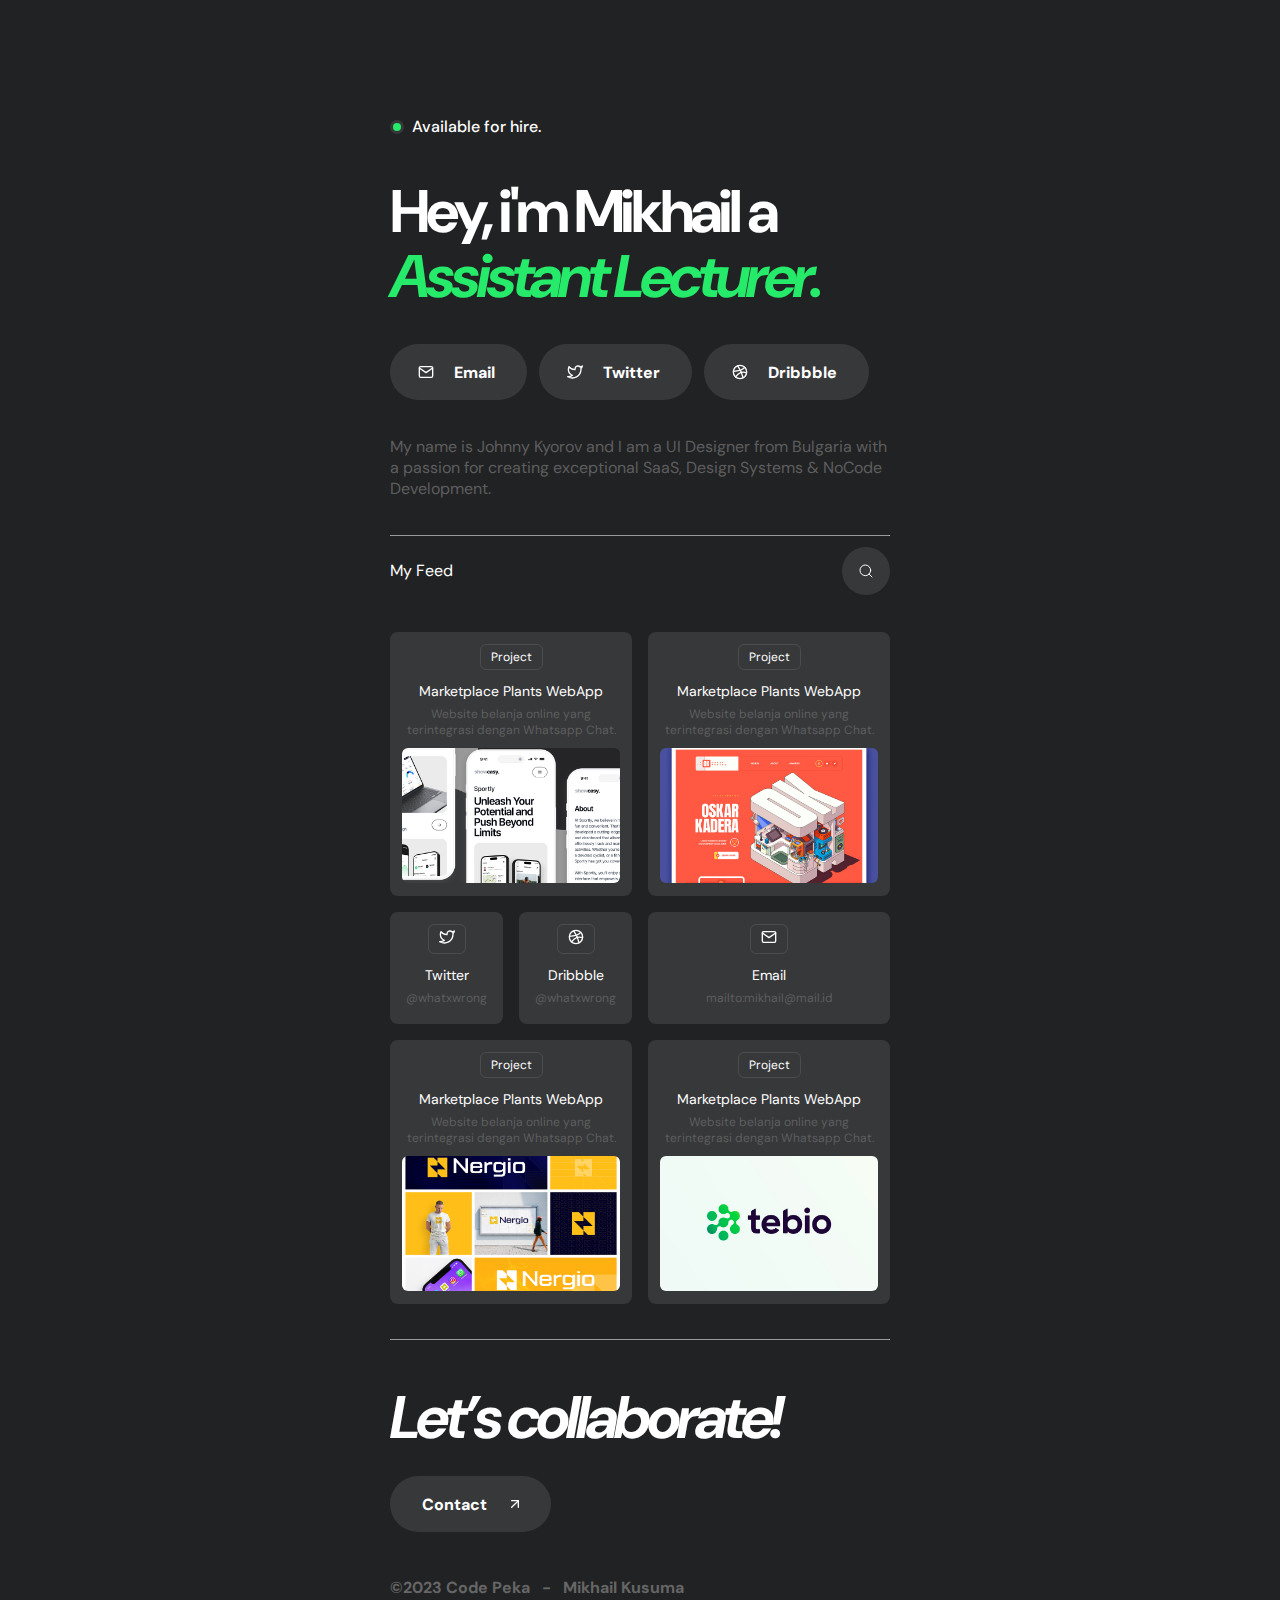
<file: index.html>
<!DOCTYPE html>
<html lang="en">

<head>
    <meta charset="UTF-8">
    <meta name="viewport" content="width=device-width, initial-scale=1.0">
    <title>Portfolio Mike</title>
    <link href="https://fonts.googleapis.com/css2?family=DM+Sans" rel="stylesheet">
    <link rel="stylesheet" href="assets/css/style.css">
</head>

<body>
    <!-- Container Body -->
    <div class="lg-container mt-100">
        <!-- alert  -->
        <div class="header-alert">
            <div class="bg-point">
                <div class="point"></div>
            </div>
            <p class="header-alert-text">Available for hire.</p>
        </div>

        <div class="title">
            <h1>Hey, i'm Mikhail a <i class="color-secondary">Assistant Lecturer.</i></h1>
        </div>

        <!-- Button Social Media -->
        <div class="row mt-35">
            <!-- btn email -->
            <a href="mailto:mikhail@mail.com" class="btn btn-md">
                <div class="icon">
                    <svg viewBox="0 0 24 24" width="16" height="16" stroke="currentColor" stroke-width="2" fill="none"
                        stroke-linecap="round" stroke-linejoin="round" class="css-i6dzq1">
                        <path d="M4 4h16c1.1 0 2 .9 2 2v12c0 1.1-.9 2-2 2H4c-1.1 0-2-.9-2-2V6c0-1.1.9-2 2-2z"></path>
                        <polyline points="22,6 12,13 2,6"></polyline>
                    </svg>
                </div>
                <span class="btn-text">Email</span>
            </a>

            <!-- btn twitter -->
            <a href="https://twitter.com/whatxwrong" class="btn">
                <div class="icon">
                    <svg viewBox="0 0 24 24" width="16" height="16" stroke="currentColor" stroke-width="2" fill="none"
                        stroke-linecap="round" stroke-linejoin="round" class="css-i6dzq1">
                        <path
                            d="M23 3a10.9 10.9 0 0 1-3.14 1.53 4.48 4.48 0 0 0-7.86 3v1A10.66 10.66 0 0 1 3 4s-4 9 5 13a11.64 11.64 0 0 1-7 2c9 5 20 0 20-11.5a4.5 4.5 0 0 0-.08-.83A7.72 7.72 0 0 0 23 3z">
                        </path>
                    </svg>
                </div>
                <span class="btn-text">Twitter</span>
            </a>

            <!-- btn dribbble -->
            <a href="https://dribbble.com/whatxwrong" class="btn btn-md">
                <div class="icon">
                    <svg viewBox="0 0 24 24" width="16" height="16" stroke="currentColor" stroke-width="2" fill="none"
                        stroke-linecap="round" stroke-linejoin="round" class="css-i6dzq1">
                        <circle cx="12" cy="12" r="10"></circle>
                        <path
                            d="M8.56 2.75c4.37 6.03 6.02 9.42 8.03 17.72m2.54-15.38c-3.72 4.35-8.94 5.66-16.88 5.85m19.5 1.9c-3.5-.93-6.63-.82-8.94 0-2.58.92-5.01 2.86-7.44 6.32">
                        </path>
                    </svg>
                </div>
                <span class="btn-text">Dribbble</span>
            </a>
        </div>

        <!-- Description -->
        <div class="row mx-md">
            <p class="description">My name is Johnny Kyorov and I am a UI Designer from Bulgaria with a passion for
                creating exceptional SaaS, Design Systems & NoCode Development.</p>
        </div>

        <hr> <!-- make line -->

        <div>
            <!-- Header Feed -->
            <div class="row vertical-center">
                <p>My Feed</p>
                <a href="#feed" class="btn-search ml-auto">
                    <svg viewBox="0 0 24 24" width="16" height="16" stroke="currentColor" stroke-width="1.5" fill="none"
                        stroke-linecap="round" stroke-linejoin="round" class="css-i6dzq1">
                        <circle cx="11" cy="11" r="8"></circle>
                        <line x1="21" y1="21" x2="16.65" y2="16.65"></line>
                    </svg>
                </a>
            </div>

            <!-- Cards -->
            <div class="mt-35 card-row" id="feed">

                <!-- Card Olshop Plants -->
                <div class="card">
                    <div class="card-header">
                        <div class="badge">Project</div>
                    </div>
                    <div class="card-body">
                        <div class="title">
                            Marketplace Plants WebApp
                        </div>
                        <div class="description">
                            Website belanja online yang terintegrasi dengan Whatsapp Chat.
                        </div>
                        <img src="assets/images/showcasy.png" alt="">
                    </div>
                </div>

                <!-- Card -->
                <div class="card">
                    <div class="card-header">
                        <div class="badge">Project</div>
                    </div>
                    <div class="card-body">
                        <div class="title">
                            Marketplace Plants WebApp
                        </div>
                        <div class="description">
                            Website belanja online yang terintegrasi dengan Whatsapp Chat.
                        </div>
                        <img src="assets/images/red.jpg" alt="">
                    </div>
                </div>

                <div class="card-row-mini">
                    <!-- Card -->
                    <div class="card">
                        <div class="card-header">
                            <div class="badge">
                                <svg viewBox="0 0 24 24" width="16" height="16" stroke="currentColor" stroke-width="2"
                                    fill="none" stroke-linecap="round" stroke-linejoin="round" class="css-i6dzq1">
                                    <path
                                        d="M23 3a10.9 10.9 0 0 1-3.14 1.53 4.48 4.48 0 0 0-7.86 3v1A10.66 10.66 0 0 1 3 4s-4 9 5 13a11.64 11.64 0 0 1-7 2c9 5 20 0 20-11.5a4.5 4.5 0 0 0-.08-.83A7.72 7.72 0 0 0 23 3z">
                                    </path>
                                </svg>
                            </div>
                        </div>
                        <div class="card-body">
                            <div class="title">
                                Twitter
                            </div>
                            <div class="description">
                                @whatxwrong
                            </div>
                        </div>
                    </div>

                    <!-- Card -->
                    <div class="card">
                        <div class="card-header">
                            <div class="badge">
                                <svg viewBox="0 0 24 24" width="16" height="16" stroke="currentColor" stroke-width="2"
                                    fill="none" stroke-linecap="round" stroke-linejoin="round" class="css-i6dzq1">
                                    <circle cx="12" cy="12" r="10"></circle>
                                    <path
                                        d="M8.56 2.75c4.37 6.03 6.02 9.42 8.03 17.72m2.54-15.38c-3.72 4.35-8.94 5.66-16.88 5.85m19.5 1.9c-3.5-.93-6.63-.82-8.94 0-2.58.92-5.01 2.86-7.44 6.32">
                                    </path>
                                </svg>
                            </div>
                        </div>
                        <div class="card-body">
                            <div class="title">
                                Dribbble
                            </div>
                            <div class="description">
                                @whatxwrong
                            </div>
                        </div>
                    </div>
                </div>

                <!-- Card -->
                <div class="card">
                    <div class="card-header">
                        <div class="badge">
                            <svg viewBox="0 0 24 24" width="16" height="16" stroke="currentColor" stroke-width="2"
                                fill="none" stroke-linecap="round" stroke-linejoin="round" class="css-i6dzq1">
                                <path d="M4 4h16c1.1 0 2 .9 2 2v12c0 1.1-.9 2-2 2H4c-1.1 0-2-.9-2-2V6c0-1.1.9-2 2-2z">
                                </path>
                                <polyline points="22,6 12,13 2,6"></polyline>
                            </svg>
                        </div>
                    </div>
                    <div class="card-body">
                        <div class="title">
                            Email
                        </div>
                        <div class="description">
                            mailto:mikhail@mail.id
                        </div>
                    </div>
                </div>

                <!-- Card -->
                <div class="card">
                    <div class="card-header">
                        <div class="badge">Project</div>
                    </div>
                    <div class="card-body">
                        <div class="title">
                            Marketplace Plants WebApp
                        </div>
                        <div class="description">
                            Website belanja online yang terintegrasi dengan Whatsapp Chat.
                        </div>
                        <img src="assets/images/energy.png" alt="">
                    </div>
                </div>

                <!-- Card -->
                <div class="card">
                    <div class="card-header">
                        <div class="badge">Project</div>
                    </div>
                    <div class="card-body">
                        <div class="title">
                            Marketplace Plants WebApp
                        </div>
                        <div class="description">
                            Website belanja online yang terintegrasi dengan Whatsapp Chat.
                        </div>
                        <img src="assets/images/tebio.jpg" alt="">
                    </div>
                </div>
            </div>
        </div>

        <hr class="mt-35"> <!-- make line -->

        <div class="mx-lg">
            <div class="title">
                <h1><i>Let’s collaborate!</i></h1>
            </div>

            <div class="row">
                <!-- btn email -->
                <a href="#" class="btn btn-md">
                    <span class="btn-text">Contact</span>
                    <div class="icon">
                        <svg viewBox="0 0 24 24" width="16" height="16" stroke="currentColor" stroke-width="2"
                            fill="none" stroke-linecap="round" stroke-linejoin="round" class="css-i6dzq1">
                            <line x1="7" y1="17" x2="17" y2="7"></line>
                            <polyline points="7 7 17 7 17 17"></polyline>
                        </svg>
                    </div>
                </a>
            </div>
        </div>

        <div class="footer row">
            <div class="copyright">
                <b>&copy;2023 Code Peka &nbsp; - &nbsp; Mikhail Kusuma</b>
            </div>
        </div>

    </div>


    <!-- <h1>Hey, I’m Johnny a UI designer.</h1>
    <h1>Hey, I'm Mikhail a Web Designer</h1> -->
</body>

</html>
</file>
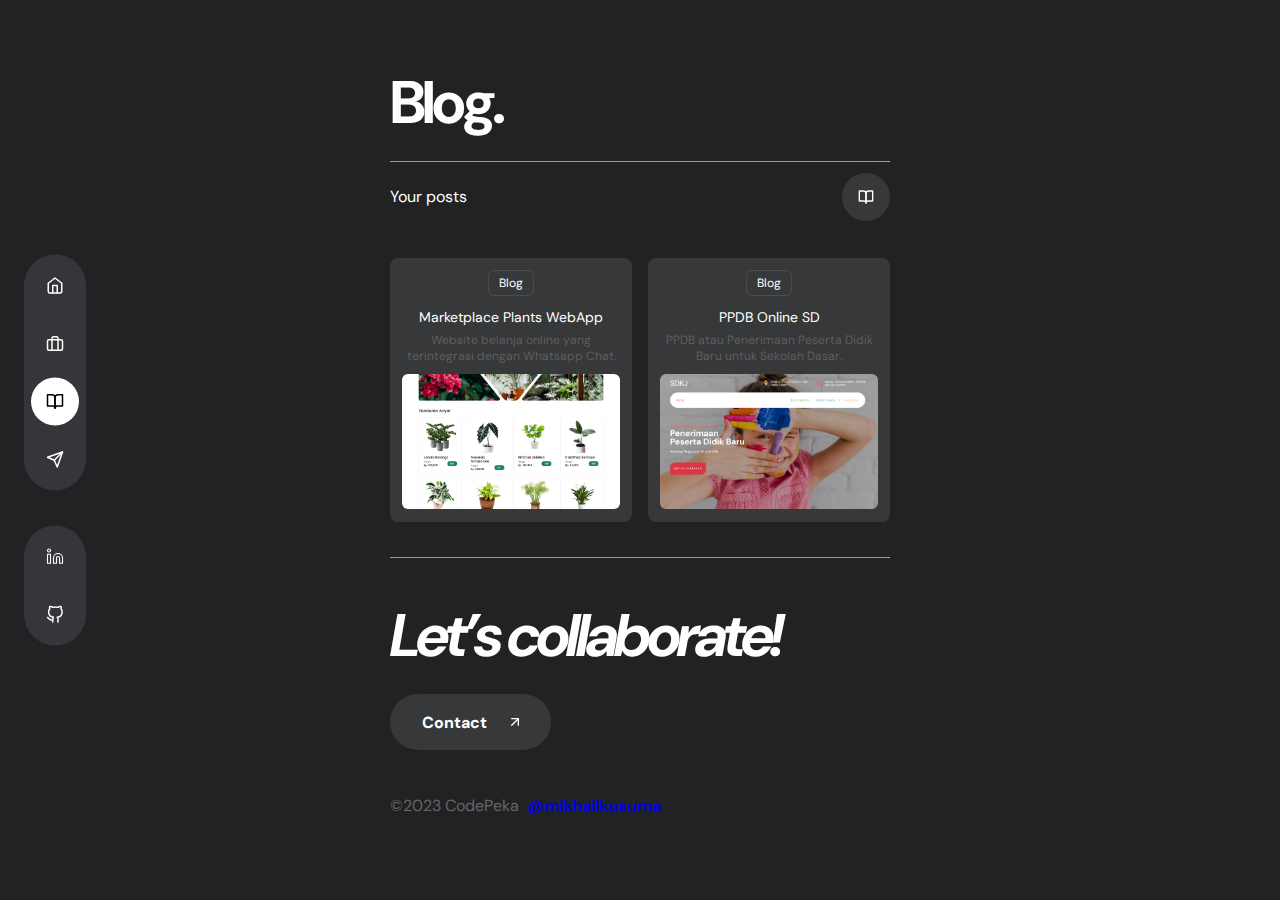
<file: blogs.html>
<!DOCTYPE html>
<html lang="en">

<head>
    <meta charset="UTF-8">
    <meta name="viewport" content="width=device-width, initial-scale=1.0">
    <title>Portfolio Mike</title>
    <link href="https://fonts.googleapis.com/css2?family=DM+Sans" rel="stylesheet">
    <link rel="stylesheet" href="assets/css/style.css">
</head>

<body>
    <!-- Navigation -->
    <div class="fixed">
        <!-- Navbar for  -->
        <div class="navbar">
            <a href="index.html" class="nav-link tooltip">
                <svg viewBox="0 0 24 24" width="18" height="18" stroke="currentColor" stroke-width="2" fill="none"
                    stroke-linecap="round" stroke-linejoin="round" class="css-i6dzq1">
                    <path d="M3 9l9-7 9 7v11a2 2 0 0 1-2 2H5a2 2 0 0 1-2-2z"></path>
                    <polyline points="9 22 9 12 15 12 15 22"></polyline>
                </svg>
                <span class="tooltip-text">Home</span>
            </a>
            <a href="projects.html" class="nav-link tooltip">
                <svg viewBox="0 0 24 24" width="18" height="18" stroke="currentColor" stroke-width="2" fill="none"
                    stroke-linecap="round" stroke-linejoin="round" class="css-i6dzq1">
                    <rect x="2" y="7" width="20" height="14" rx="2" ry="2"></rect>
                    <path d="M16 21V5a2 2 0 0 0-2-2h-4a2 2 0 0 0-2 2v16"></path>
                </svg>
                <span class="tooltip-text">Project</span>
            </a>
            <a href="" class="nav-link tooltip active">
                <svg viewBox="0 0 24 24" width="18" height="18" stroke="currentColor" stroke-width="2" fill="none"
                    stroke-linecap="round" stroke-linejoin="round" class="css-i6dzq1">
                    <path d="M2 3h6a4 4 0 0 1 4 4v14a3 3 0 0 0-3-3H2z"></path>
                    <path d="M22 3h-6a4 4 0 0 0-4 4v14a3 3 0 0 1 3-3h7z"></path>
                </svg>
                <span class="tooltip-text">Blog</span>
            </a>
            <a href="contacts.html" class="nav-link tooltip">
                <svg viewBox="0 0 24 24" width="18" height="18" stroke="currentColor" stroke-width="2" fill="none"
                    stroke-linecap="round" stroke-linejoin="round" class="css-i6dzq1">
                    <line x1="22" y1="2" x2="11" y2="13"></line>
                    <polygon points="22 2 15 22 11 13 2 9 22 2"></polygon>
                </svg>
                <span class="tooltip-text">Contact</span>
            </a>
        </div>

        <!-- Navbar for social media -->
        <div class="navbar mt-25">
            <a href="https://linkedin.com/in/mikhailkusuma" target="_blank" class="nav-link tooltip">
                <svg viewBox="0 0 24 24" width="18" height="18" stroke="currentColor" stroke-width="1.5" fill="none"
                    stroke-linecap="round" stroke-linejoin="round" class="css-i6dzq1">
                    <path d="M16 8a6 6 0 0 1 6 6v7h-4v-7a2 2 0 0 0-2-2 2 2 0 0 0-2 2v7h-4v-7a6 6 0 0 1 6-6z"></path>
                    <rect x="2" y="9" width="4" height="12"></rect>
                    <circle cx="4" cy="4" r="2"></circle>
                </svg>
                <span class="tooltip-text">Linkedin</span>
            </a>
            <a href="https://github.com/mikhailkusuma" target="_blank" class="nav-link tooltip">
                <svg viewBox="0 0 24 24" width="18" height="18" stroke="currentColor" stroke-width="2" fill="none"
                    stroke-linecap="round" stroke-linejoin="round" class="css-i6dzq1">
                    <path
                        d="M9 19c-5 1.5-5-2.5-7-3m14 6v-3.87a3.37 3.37 0 0 0-.94-2.61c3.14-.35 6.44-1.54 6.44-7A5.44 5.44 0 0 0 20 4.77 5.07 5.07 0 0 0 19.91 1S18.73.65 16 2.48a13.38 13.38 0 0 0-7 0C6.27.65 5.09 1 5.09 1A5.07 5.07 0 0 0 5 4.77a5.44 5.44 0 0 0-1.5 3.78c0 5.42 3.3 6.61 6.44 7A3.37 3.37 0 0 0 9 18.13V22">
                    </path>
                </svg>
                <span class="tooltip-text">Github</span>
            </a>
        </div>
    </div>

    <!-- Container Body -->
    <div class="lg-container mt-70">

        <div class="title">
            <h1>Blog.</h1>
        </div>

        <hr id="feed"> <!-- make line -->

        <div>
            <!-- Header Feed -->
            <div class="row vertical-center">
                <p>Your posts</p>
                <a href="#feed" class="btn-search ml-auto">
                    <svg viewBox="0 0 24 24" width="16" height="16" stroke="currentColor" stroke-width="2" fill="none"
                        stroke-linecap="round" stroke-linejoin="round" class="css-i6dzq1">
                        <path d="M2 3h6a4 4 0 0 1 4 4v14a3 3 0 0 0-3-3H2z"></path>
                        <path d="M22 3h-6a4 4 0 0 0-4 4v14a3 3 0 0 1 3-3h7z"></path>
                    </svg>
                </a>
            </div>

            <!-- Cards -->
            <div class="mt-35 card-row">

                <!-- Card Olshop Plants -->
                <div class="card">
                    <div class="card-header">
                        <div class="badge">Blog</div>
                    </div>
                    <div class="card-body">
                        <div class="title">
                            Marketplace Plants WebApp
                        </div>
                        <div class="description">
                            Website belanja online yang terintegrasi dengan Whatsapp Chat.
                        </div>
                        <img src="assets/images/project/olshop_plant.png" alt="Marketplace Plants Webapp - Code Peka">
                    </div>
                </div>

                <!-- Card -->
                <div class="card">
                    <div class="card-header">
                        <div class="badge">Blog</div>
                    </div>
                    <div class="card-body">
                        <div class="title">
                            PPDB Online SD
                        </div>
                        <div class="description">
                            PPDB atau Penerimaan Peserta Didik Baru untuk Sekolah Dasar.
                        </div>
                        <img src="assets/images/project/ppdb.png" alt="">
                    </div>
                </div>
            </div>
        </div>

        <hr class="mt-35"> <!-- make line -->

        <div class="mx-lg w-sm-center">
            <div class="title">
                <h1><i>Let’s collaborate!</i></h1>
            </div>

            <div class="row w-sm-center">
                <!-- btn email -->
                <a href="#" class="btn btn-md">
                    <span class="btn-text">Contact</span>
                    <div class="icon">
                        <svg viewBox="0 0 24 24" width="16" height="16" stroke="currentColor" stroke-width="2"
                            fill="none" stroke-linecap="round" stroke-linejoin="round" class="css-i6dzq1">
                            <line x1="7" y1="17" x2="17" y2="7"></line>
                            <polyline points="7 7 17 7 17 17"></polyline>
                        </svg>
                    </div>
                </a>
            </div>
        </div>

        <div class="footer row w-sm-center">
            <div class="copyright">
                &copy;2023 CodePeka &nbsp;
            </div>
            <b><a href="http://github.com/mikhailkusuma" class="link-none" target="_blank">@mikhailkusuma</a></b>
        </div>

    </div>


    <!-- <h1>Hey, I’m Johnny a UI designer. •</h1>
    <h1>Hey, I'm Mikhail a Web Designer</h1> -->
</body>

</html>
</file>
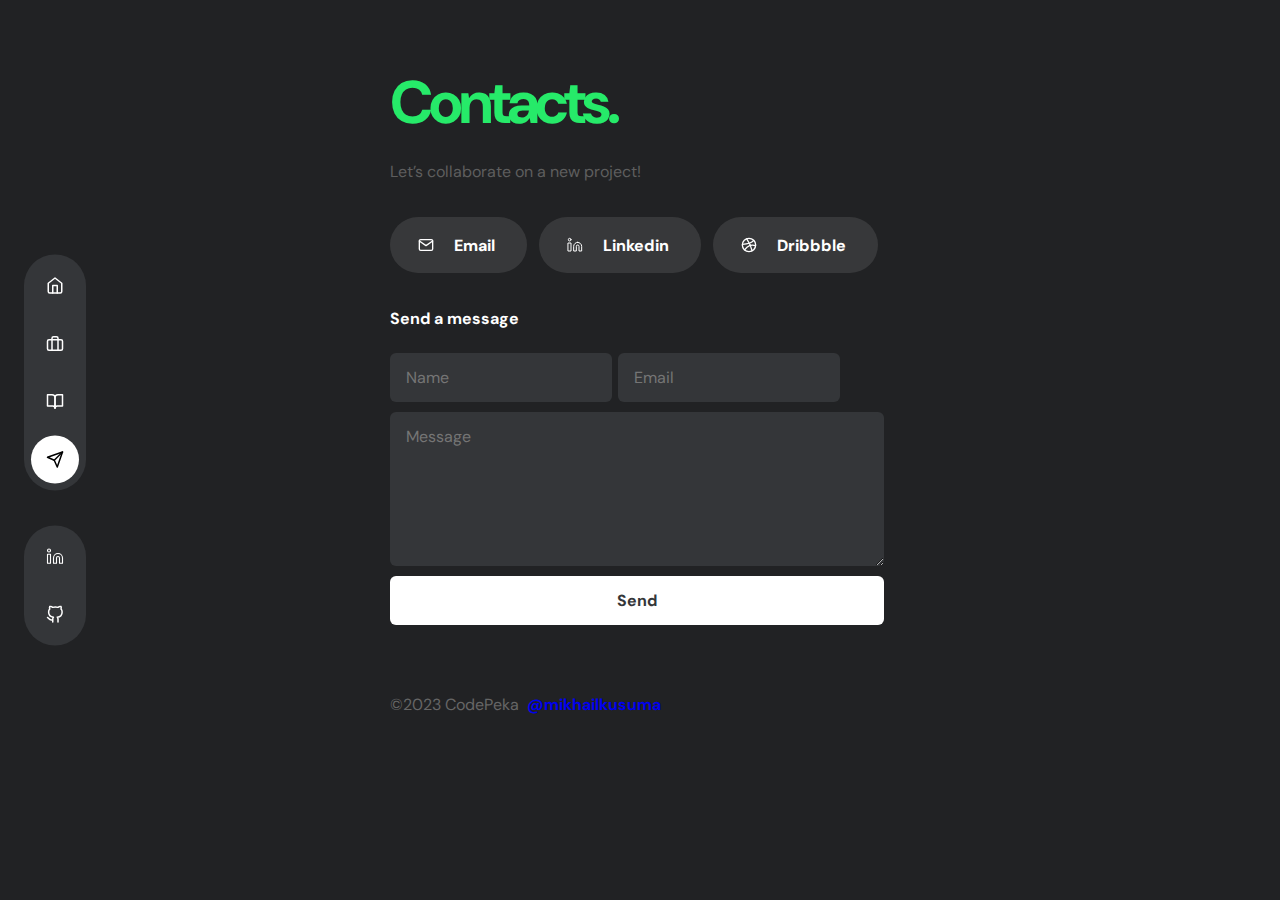
<file: contacts.html>
<!DOCTYPE html>
<html lang="en">

<head>
    <meta charset="UTF-8">
    <meta name="viewport" content="width=device-width, initial-scale=1.0">
    <title>Portfolio Mike</title>
    <link href="https://fonts.googleapis.com/css2?family=DM+Sans" rel="stylesheet">
    <link rel="stylesheet" href="assets/css/style.css">
</head>

<body>
    <!-- Navigation -->
    <div class="fixed">
        <!-- Navbar for  -->
        <div class="navbar">
            <a href="index.html" class="nav-link tooltip">
                <svg viewBox="0 0 24 24" width="18" height="18" stroke="currentColor" stroke-width="2" fill="none"
                    stroke-linecap="round" stroke-linejoin="round" class="css-i6dzq1">
                    <path d="M3 9l9-7 9 7v11a2 2 0 0 1-2 2H5a2 2 0 0 1-2-2z"></path>
                    <polyline points="9 22 9 12 15 12 15 22"></polyline>
                </svg>
                <span class="tooltip-text">Home</span>
            </a>
            <a href="projects.html" class="nav-link tooltip">
                <svg viewBox="0 0 24 24" width="18" height="18" stroke="currentColor" stroke-width="2" fill="none"
                    stroke-linecap="round" stroke-linejoin="round" class="css-i6dzq1">
                    <rect x="2" y="7" width="20" height="14" rx="2" ry="2"></rect>
                    <path d="M16 21V5a2 2 0 0 0-2-2h-4a2 2 0 0 0-2 2v16"></path>
                </svg>
                <span class="tooltip-text">Project</span>
            </a>
            <a href="blogs.html" class="nav-link tooltip">
                <svg viewBox="0 0 24 24" width="18" height="18" stroke="currentColor" stroke-width="2" fill="none"
                    stroke-linecap="round" stroke-linejoin="round" class="css-i6dzq1">
                    <path d="M2 3h6a4 4 0 0 1 4 4v14a3 3 0 0 0-3-3H2z"></path>
                    <path d="M22 3h-6a4 4 0 0 0-4 4v14a3 3 0 0 1 3-3h7z"></path>
                </svg>
                <span class="tooltip-text">Blog</span>
            </a>
            <a href="" class="nav-link tooltip active">
                <svg viewBox="0 0 24 24" width="18" height="18" stroke="currentColor" stroke-width="2" fill="none"
                    stroke-linecap="round" stroke-linejoin="round" class="css-i6dzq1">
                    <line x1="22" y1="2" x2="11" y2="13"></line>
                    <polygon points="22 2 15 22 11 13 2 9 22 2"></polygon>
                </svg>
                <span class="tooltip-text">Contact</span>
            </a>
        </div>

        <!-- Navbar for social media -->
        <div class="navbar mt-25">
            <a href="https://linkedin.com/in/mikhailkusuma" target="_blank" class="nav-link tooltip">
                <svg viewBox="0 0 24 24" width="18" height="18" stroke="currentColor" stroke-width="1.5" fill="none"
                    stroke-linecap="round" stroke-linejoin="round" class="css-i6dzq1">
                    <path d="M16 8a6 6 0 0 1 6 6v7h-4v-7a2 2 0 0 0-2-2 2 2 0 0 0-2 2v7h-4v-7a6 6 0 0 1 6-6z"></path>
                    <rect x="2" y="9" width="4" height="12"></rect>
                    <circle cx="4" cy="4" r="2"></circle>
                </svg>
                <span class="tooltip-text">Linkedin</span>
            </a>
            <a href="https://github.com/mikhailkusuma" target="_blank" class="nav-link tooltip">
                <svg viewBox="0 0 24 24" width="18" height="18" stroke="currentColor" stroke-width="2" fill="none"
                    stroke-linecap="round" stroke-linejoin="round" class="css-i6dzq1">
                    <path
                        d="M9 19c-5 1.5-5-2.5-7-3m14 6v-3.87a3.37 3.37 0 0 0-.94-2.61c3.14-.35 6.44-1.54 6.44-7A5.44 5.44 0 0 0 20 4.77 5.07 5.07 0 0 0 19.91 1S18.73.65 16 2.48a13.38 13.38 0 0 0-7 0C6.27.65 5.09 1 5.09 1A5.07 5.07 0 0 0 5 4.77a5.44 5.44 0 0 0-1.5 3.78c0 5.42 3.3 6.61 6.44 7A3.37 3.37 0 0 0 9 18.13V22">
                    </path>
                </svg>
                <span class="tooltip-text">Github</span>
            </a>
        </div>
    </div>

    <!-- Container Body -->
    <div class="lg-container mt-70">

        <div class="title">
            <h1 class="color-secondary">Contacts.</i></h1>
        </div>

        <!-- Description -->
        <p class="description text-justify">Let’s collaborate on a new project!</p>

        <!-- Button Social Media -->
        <div class="row mt-35">
            <!-- btn email -->
            <a href="mailto:mikhail@mail.com" class="btn btn-md">
                <div class="icon">
                    <svg viewBox="0 0 24 24" width="16" height="16" stroke="currentColor" stroke-width="2" fill="none"
                        stroke-linecap="round" stroke-linejoin="round" class="css-i6dzq1">
                        <path d="M4 4h16c1.1 0 2 .9 2 2v12c0 1.1-.9 2-2 2H4c-1.1 0-2-.9-2-2V6c0-1.1.9-2 2-2z"></path>
                        <polyline points="22,6 12,13 2,6"></polyline>
                    </svg>
                </div>
                <span class="btn-text">Email</span>
            </a>

            <!-- btn twitter -->
            <a href="https://linkedin.com/in/mikhailkusuma" target="_blank" class="btn">
                <div class="icon">
                    <svg viewBox="0 0 24 24" width="16" height="16" stroke="currentColor" stroke-width="1.5" fill="none"
                        stroke-linecap="round" stroke-linejoin="round" class="css-i6dzq1">
                        <path d="M16 8a6 6 0 0 1 6 6v7h-4v-7a2 2 0 0 0-2-2 2 2 0 0 0-2 2v7h-4v-7a6 6 0 0 1 6-6z"></path>
                        <rect x="2" y="9" width="4" height="12"></rect>
                        <circle cx="4" cy="4" r="2"></circle>
                    </svg>
                </div>
                <span class="btn-text">Linkedin</span>
            </a>

            <!-- btn dribbble -->
            <a href="https://dribbble.com/whatxwrong" target="_blank" class="btn btn-md">
                <div class="icon">
                    <svg viewBox="0 0 24 24" width="16" height="16" stroke="currentColor" stroke-width="2" fill="none"
                        stroke-linecap="round" stroke-linejoin="round" class="css-i6dzq1">
                        <circle cx="12" cy="12" r="10"></circle>
                        <path
                            d="M8.56 2.75c4.37 6.03 6.02 9.42 8.03 17.72m2.54-15.38c-3.72 4.35-8.94 5.66-16.88 5.85m19.5 1.9c-3.5-.93-6.63-.82-8.94 0-2.58.92-5.01 2.86-7.44 6.32">
                        </path>
                    </svg>
                </div>
                <span class="btn-text">Dribbble</span>
            </a>
        </div>

        <div class="mt-35">
            <!-- Header Feed -->
            <div class="row vertical-center">
                <b>Send a message</b>
            </div>

            <form method="get">
                <div class="form-data">
                    <div class="form-group">
                        <input type="text" name="name" id="name" class="form-control" placeholder="Name">
                        <input type="email" name="email" id="email" class="form-control" placeholder="Email">
                    </div>
                    <textarea name="message" id="message" class="form-control" rows="6"
                        placeholder="Message"></textarea>
                    <button class="btn-submit">Send</button>
                </div>
            </form>

        </div>

        <div class="footer row w-sm-center mt-25">
            <div class="copyright">
                &copy;2023 CodePeka
            </div>
            <div class="h-10">&nbsp;&nbsp;</div>
            <b><a href="http://github.com/mikhailkusuma" class="link-none" target="_blank">@mikhailkusuma</a></b>
        </div>

    </div>


    <!-- <h1>Hey, I’m Johnny a UI designer. •</h1>
    <h1>Hey, I'm Mikhail a Web Designer</h1> -->
</body>

</html>
</file>
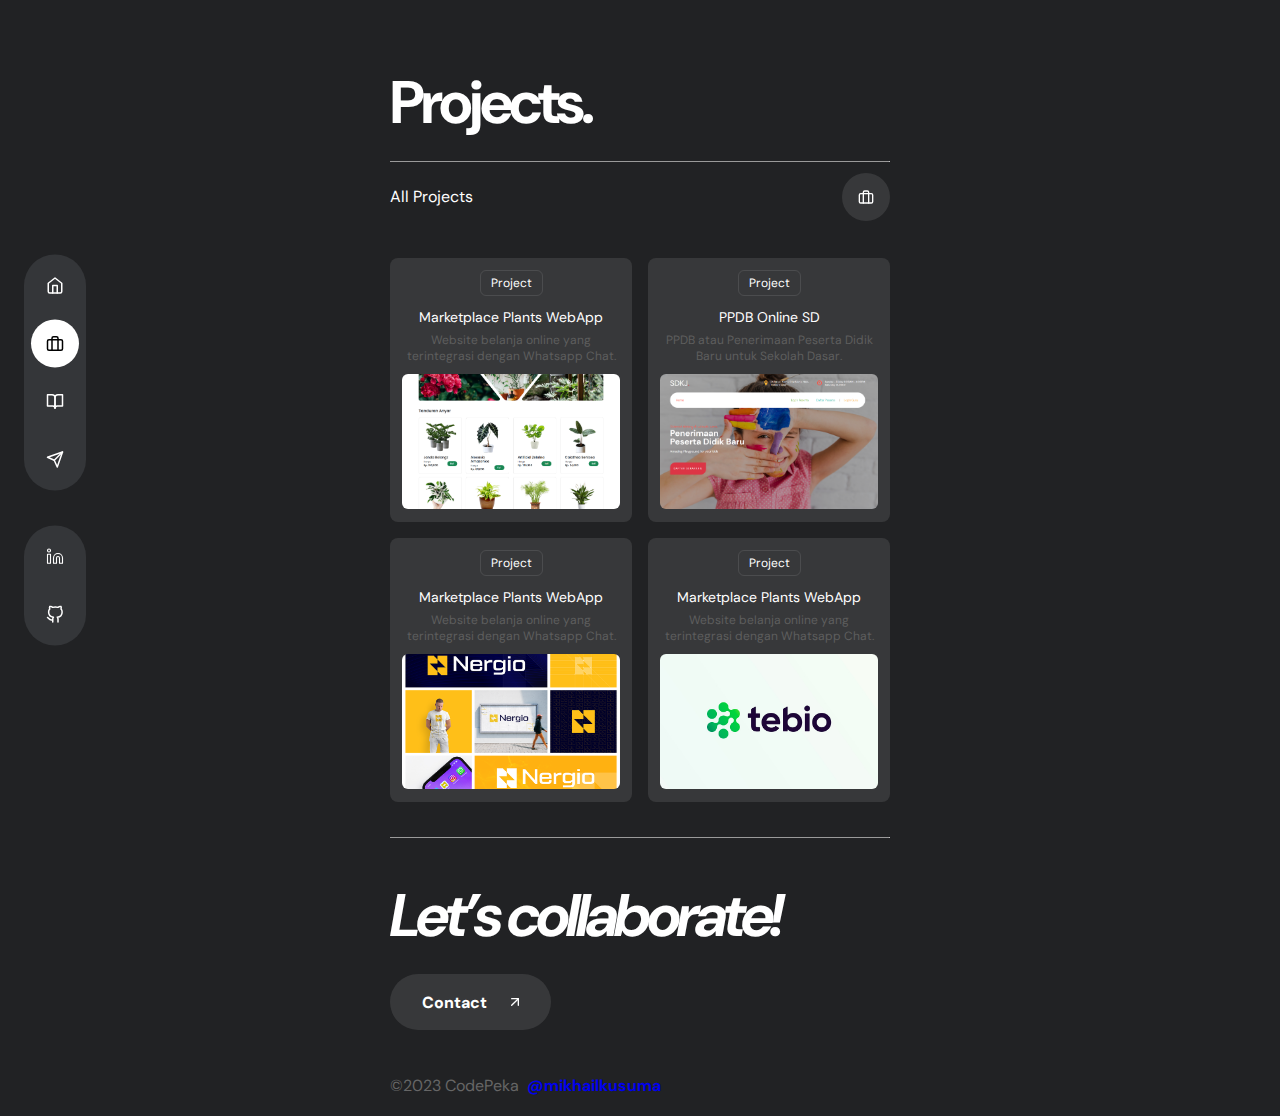
<file: projects.html>
<!DOCTYPE html>
<html lang="en">

<head>
    <meta charset="UTF-8">
    <meta name="viewport" content="width=device-width, initial-scale=1.0">
    <title>Portfolio Mike</title>
    <link href="https://fonts.googleapis.com/css2?family=DM+Sans" rel="stylesheet">
    <link rel="stylesheet" href="assets/css/style.css">
</head>

<body>
    <!-- Navigation -->
    <div class="fixed">
        <!-- Navbar for  -->
        <div class="navbar">
            <a href="index.html" class="nav-link tooltip">
                <svg viewBox="0 0 24 24" width="18" height="18" stroke="currentColor" stroke-width="2" fill="none"
                    stroke-linecap="round" stroke-linejoin="round" class="css-i6dzq1">
                    <path d="M3 9l9-7 9 7v11a2 2 0 0 1-2 2H5a2 2 0 0 1-2-2z"></path>
                    <polyline points="9 22 9 12 15 12 15 22"></polyline>
                </svg>
                <span class="tooltip-text">Home</span>
            </a>
            <a href="" class="nav-link tooltip active">
                <svg viewBox="0 0 24 24" width="18" height="18" stroke="currentColor" stroke-width="2" fill="none"
                    stroke-linecap="round" stroke-linejoin="round" class="css-i6dzq1">
                    <rect x="2" y="7" width="20" height="14" rx="2" ry="2"></rect>
                    <path d="M16 21V5a2 2 0 0 0-2-2h-4a2 2 0 0 0-2 2v16"></path>
                </svg>
                <span class="tooltip-text">Project</span>
            </a>
            <a href="blogs.html" class="nav-link tooltip">
                <svg viewBox="0 0 24 24" width="18" height="18" stroke="currentColor" stroke-width="2" fill="none"
                    stroke-linecap="round" stroke-linejoin="round" class="css-i6dzq1">
                    <path d="M2 3h6a4 4 0 0 1 4 4v14a3 3 0 0 0-3-3H2z"></path>
                    <path d="M22 3h-6a4 4 0 0 0-4 4v14a3 3 0 0 1 3-3h7z"></path>
                </svg>
                <span class="tooltip-text">Blog</span>
            </a>
            <a href="contacts.html" class="nav-link tooltip">
                <svg viewBox="0 0 24 24" width="18" height="18" stroke="currentColor" stroke-width="2" fill="none"
                    stroke-linecap="round" stroke-linejoin="round" class="css-i6dzq1">
                    <line x1="22" y1="2" x2="11" y2="13"></line>
                    <polygon points="22 2 15 22 11 13 2 9 22 2"></polygon>
                </svg>
                <span class="tooltip-text">Contact</span>
            </a>
        </div>

        <!-- Navbar for social media -->
        <div class="navbar mt-25">
            <a href="https://linkedin.com/in/mikhailkusuma" target="_blank" class="nav-link tooltip">
                <svg viewBox="0 0 24 24" width="18" height="18" stroke="currentColor" stroke-width="1.5" fill="none"
                    stroke-linecap="round" stroke-linejoin="round" class="css-i6dzq1">
                    <path d="M16 8a6 6 0 0 1 6 6v7h-4v-7a2 2 0 0 0-2-2 2 2 0 0 0-2 2v7h-4v-7a6 6 0 0 1 6-6z"></path>
                    <rect x="2" y="9" width="4" height="12"></rect>
                    <circle cx="4" cy="4" r="2"></circle>
                </svg>
                <span class="tooltip-text">Linkedin</span>
            </a>
            <a href="https://github.com/mikhailkusuma" target="_blank" class="nav-link tooltip">
                <svg viewBox="0 0 24 24" width="18" height="18" stroke="currentColor" stroke-width="2" fill="none"
                    stroke-linecap="round" stroke-linejoin="round" class="css-i6dzq1">
                    <path
                        d="M9 19c-5 1.5-5-2.5-7-3m14 6v-3.87a3.37 3.37 0 0 0-.94-2.61c3.14-.35 6.44-1.54 6.44-7A5.44 5.44 0 0 0 20 4.77 5.07 5.07 0 0 0 19.91 1S18.73.65 16 2.48a13.38 13.38 0 0 0-7 0C6.27.65 5.09 1 5.09 1A5.07 5.07 0 0 0 5 4.77a5.44 5.44 0 0 0-1.5 3.78c0 5.42 3.3 6.61 6.44 7A3.37 3.37 0 0 0 9 18.13V22">
                    </path>
                </svg>
                <span class="tooltip-text">Github</span>
            </a>
        </div>
    </div>

    <!-- Container Body -->
    <div class="lg-container mt-70">

        <div class="title">
            <h1>Projects.</h1>
        </div>

        <hr id="feed"> <!-- make line -->

        <div>
            <!-- Header Feed -->
            <div class="row vertical-center">
                <p>All Projects</p>
                <a href="#feed" class="btn-search ml-auto">
                    <svg viewBox="0 0 24 24" width="16" height="16" stroke="currentColor" stroke-width="2" fill="none"
                        stroke-linecap="round" stroke-linejoin="round" class="css-i6dzq1">
                        <rect x="2" y="7" width="20" height="14" rx="2" ry="2"></rect>
                        <path d="M16 21V5a2 2 0 0 0-2-2h-4a2 2 0 0 0-2 2v16"></path>
                    </svg>
                </a>
            </div>

            <!-- Cards -->
            <div class="mt-35 card-row">

                <!-- Card Olshop Plants -->
                <div class="card">
                    <div class="card-header">
                        <div class="badge">Project</div>
                    </div>
                    <div class="card-body">
                        <div class="title">
                            Marketplace Plants WebApp
                        </div>
                        <div class="description">
                            Website belanja online yang terintegrasi dengan Whatsapp Chat.
                        </div>
                        <img src="assets/images/project/olshop_plant.png" alt="Marketplace Plants Webapp - Code Peka">
                    </div>
                </div>

                <!-- Card -->
                <div class="card">
                    <div class="card-header">
                        <div class="badge">Project</div>
                    </div>
                    <div class="card-body">
                        <div class="title">
                            PPDB Online SD
                        </div>
                        <div class="description">
                            PPDB atau Penerimaan Peserta Didik Baru untuk Sekolah Dasar.
                        </div>
                        <img src="assets/images/project/ppdb.png" alt="">
                    </div>
                </div>

                <!-- Card -->
                <div class="card">
                    <div class="card-header">
                        <div class="badge">Project</div>
                    </div>
                    <div class="card-body">
                        <div class="title">
                            Marketplace Plants WebApp
                        </div>
                        <div class="description">
                            Website belanja online yang terintegrasi dengan Whatsapp Chat.
                        </div>
                        <img src="assets/images/energy.png" alt="">
                    </div>
                </div>

                <!-- Card -->
                <div class="card">
                    <div class="card-header">
                        <div class="badge">Project</div>
                    </div>
                    <div class="card-body">
                        <div class="title">
                            Marketplace Plants WebApp
                        </div>
                        <div class="description">
                            Website belanja online yang terintegrasi dengan Whatsapp Chat.
                        </div>
                        <img src="assets/images/tebio.jpg" alt="">
                    </div>
                </div>
            </div>
        </div>

        <hr class="mt-35"> <!-- make line -->

        <div class="mx-lg w-sm-center">
            <div class="title">
                <h1><i>Let’s collaborate!</i></h1>
            </div>

            <div class="row w-sm-center">
                <!-- btn email -->
                <a href="#" class="btn btn-md">
                    <span class="btn-text">Contact</span>
                    <div class="icon">
                        <svg viewBox="0 0 24 24" width="16" height="16" stroke="currentColor" stroke-width="2"
                            fill="none" stroke-linecap="round" stroke-linejoin="round" class="css-i6dzq1">
                            <line x1="7" y1="17" x2="17" y2="7"></line>
                            <polyline points="7 7 17 7 17 17"></polyline>
                        </svg>
                    </div>
                </a>
            </div>
        </div>

        <div class="footer row w-sm-center">
            <div class="copyright">
                &copy;2023 CodePeka &nbsp;
            </div>
            <b><a href="http://github.com/mikhailkusuma" class="link-none" target="_blank">@mikhailkusuma</a></b>
        </div>

    </div>


    <!-- <h1>Hey, I’m Johnny a UI designer. •</h1>
    <h1>Hey, I'm Mikhail a Web Designer</h1> -->
</body>

</html>
</file>
<file: assets/css/style.css>
* {
    font-family: "DM Sans", "DM Sans Placeholder", sans-serif;
    /* font-size: 60px; */
    /* font-weight: 700; */
    /* letter-spacing: -4px; */
}

body {
    background-color: #212224;
    color: #fff;
}

.row {
    display: flex;
}

.lg-container {
    /* background-color: #f2f2f229; */
    max-width: 500px;
    margin: 20px auto;
}

/* Set Margin */
.ml-auto {
    margin-left: auto;
}

.vertical-center {
    align-items: center;
}

.mt-100 {
    margin-top: 100px;
}

.mt-70 {
    margin-top: 70px;
}

.mt-35 {
    margin-top: 35px;
}

.mt-25 {
    margin-top: 35px;
}
/* End Set Margin */

/* Navigation */
.fixed {
    position: fixed;
    z-index: 1;
    top: 90%;
    left: 50%;
    transform: translate(-50%, -50%);
}

.navbar {
    display: flex;
    border-radius: 50px;
    background-color: #343639;
    padding: 7px;
}

.center {
    margin: auto;
}

.nav-link {
    color: #fff;
    /* background-color: #5d5d5d; */
    height: 18px;
    padding: 15px;
    border-radius: 100%;
    margin-right: 10px;
}

.nav-link:hover {
    background-color: #202020;
}

.nav-link.active {
    color: #000;
    background-color: #fff;
}

.nav-link:last-child {
    margin-right: 0px;
}

/* Tooltip */
.tooltip-text {
    visibility: hidden;
    background-color: #fff;
    color: #000;
    border-radius: 40px;
    padding: 9px 24px;
    margin-top: -10px;
    margin-left: 32px;

    /* Position the tooltip */
    position: absolute;
    z-index: 1;
}

.tooltip:hover .tooltip-text {
    visibility: visible;
}

/* End Tooltip */

/* End Navigation */

/* Header Alert */
.header-alert {
    width: 100%;
    display: flex;
}

.bg-point {
    width: 14px;
    height: 14px;
    background-color: #ffffff1a;
    border-radius: 100%;
    margin: auto 8px;
    margin-left: 0;
}

.point {
    position: absolute;
    width: 8px;
    height: 8px;
    background-color: #26ea69;
    border-radius: 100%;
    margin: 3px;
}

.header-alert-text {
    font-size: 16px;
    font-weight: 500;
}

/* End header Alert */

/* Header title */
.title {
    margin: 26px 0;
    font-size: 30px;
    font-weight: 700px;
}

.title h1 {
    margin: auto;
    letter-spacing: -4px;
    line-height: 65px;
}

.title .color-secondary {
    color: #26ea69;
}

/* End header title */

/* Button */
.btn {
    display: flex;
    background-color: #ffffff1a;
    text-decoration: none;
    border-radius: 30px;
    padding: 12px 20px;
    color: #fff;
    margin-right: 12px;
}

.btn:last-child {
    margin-right: 0px;
}

.btn:hover {
    /* transition: 0.2s all ease-in-out; */
    transform: scale(1.05);
}

.btn .icon {
    width: 16px;
    height: 16px;
    margin: 8px 8px;
}

.btn .btn-text {
    font-size: 16px;
    font-weight: 800;
    margin: auto 12px;
}

.btn-search {
    width: 16px;
    height: 16px;
    background-color: #ffffff1a;
    border-radius: 100%;
    padding: 16px;
    color: #fff;
}

/* End Button */

/* description */
.description {
    color: rgb(94, 94, 94);
}

.text-justify {
    text-align: justify;
}

/* End Description */


/* Card */
.card-row {
    max-width: 100%;
    /* margin: 20px auto; */
    display: grid;
    grid-gap: 1rem;
    grid-template-columns: repeat(2, 1fr);
}

.card-row-mini {
    max-width: 100%;
    /* margin: 20px auto; */
    display: grid;
    grid-gap: 1rem;
    grid-template-columns: repeat(2, 1fr);
}

.card {
    /* width: 50%; */
    /* height: 300px; */
    background: #ffffff1a;
    text-align: center;
    border-radius: 8px;
    padding: 12px 12px 8px 12px;
}

.card:hover {
    transition: 0.2s all ease;
    transform: scale(1.05);
}

.card-header {
    display: flex;
}

.badge {
    border: 0.5px solid #ffffff1a;
    border-radius: 6px;
    padding: 4px 10px;
    font-size: 12px;
    margin: auto;
}

.card-body {
    height: 100%;
}

.card-body .title {
    margin: 12px 0 6px;
    font-size: 14px;
}

.card-body .description {
    font-size: 12px;
    margin-bottom: 10px;
}

img {
    width: 100%;
    height: 135px;
    object-fit: cover;
    border-radius: 6px;
}

/* End Card */

/* Form */
.form-data {
    padding: 24px 0;
    display: flex;
    flex-wrap: wrap;
}

.form-group {
    display: flex;
    flex-wrap: wrap;
}

.form-group .form-control {
    flex-basis: 0;
    flex-grow: 1;
}

.form-control {
    width: 100%;
    color: #fff;
    background-color: #343639;
    border: 0;
    border-radius: 6px;
    padding: 14px 16px;
    margin-right: 6px;
    margin-bottom: 10px;
    font-size: 16px;
}

.btn-submit {
    width: 100%;
    color: #343639;
    background-color: #fff;
    border: 0;
    border-radius: 6px;
    padding: 14px 16px;
    margin-right: 6px;
    margin-bottom: 10px;
    font-size: 16px;
    font-weight: 700;
    cursor: pointer;
}

.form-control:last-child {
    margin-right: 0;
}

.form-control:active, .form-control:hover {
    border: 0;
}
/* End Form */

/* Additional */
hr {
    border-bottom: 1px;
    color: rgb(94, 94, 94);
}

.h-10 {
    height: 10px;
}

.mx-md {
    margin: 20px 0;
}

.mx-lg {
    margin: 45px 0;
}
/* End Additional */

/* Setting auto layout then up to 675px */
@media (min-width: 675px) {

    /* Part of navbar */
    .fixed {
        top: 50%;
        left: 55px;
        /* transform: translate(-50%, -50%); */
    }

    .fixed>.navbar {
        display: grid;

    }

    .fixed .nav-link {
        margin: 0;
        margin-bottom: 10px;
    }

    .fixed .nav-link:last-child {
        margin-bottom: 0;
    }

    /* End part of navbar */

}

/* Setting auto layout then max-width: 675px */
@media (max-width: 675px) {
    .lg-container {
        margin-bottom: 20%;
    }

    .navbar:last-child {
        display: none;
    }

    .tooltip-text {
        display: none;
    }

    .title {
        margin: 26px 0;
        font-size: 20px;
        font-weight: 700px;
    }

    .title h1 {
        line-height: 50px;
        letter-spacing: 0px;
        
    }
}

/* Setting auto layout then max-width: 576px */
@media (max-width: 576px) {
    .header-alert {
        /* position: relative; */
        background-color: #000;
        padding: 6px 0;
        padding-left: 8px;
        border-radius: 4px;
    }

    .header-alert p {
        margin: 0;
    }

    .btn .btn-text {
        display: none;
    }

    .lg-container {
        margin-left: 25px;
        margin-right: 25px;
        margin-top: 15px;
        margin-bottom: 35%;
    }

    .w-sm-center {
        text-align: center;
        justify-content: center;
    }

    .card-row {
        max-width: 100%;
        margin: 20px auto;
        display: grid;
        grid-gap: 1rem;
        grid-template-columns: repeat(1, 1fr);
    }

    .card-row-mini {
        width: 100%;
        grid-template-columns: repeat(2, 1fr);
    }

    .footer.row {
        display: block;
    }

    .footer a {
        color: #aaa;
    }
}

.copyright {
    color: #666;
}

.link-none {
    text-decoration: none;
}

/* Animation */
/* .slidein {
    animation-duration: 0.5s;
    animation-name: slidein;
    animation-iteration-count: 1;
    animation-direction: alternate;
}

@keyframes slidein {
    from {
        bottom: 100%;
        height: 300px;
    }

    to {
        bottom: 0%;
        height: 100px;
    }
} */
</file>
